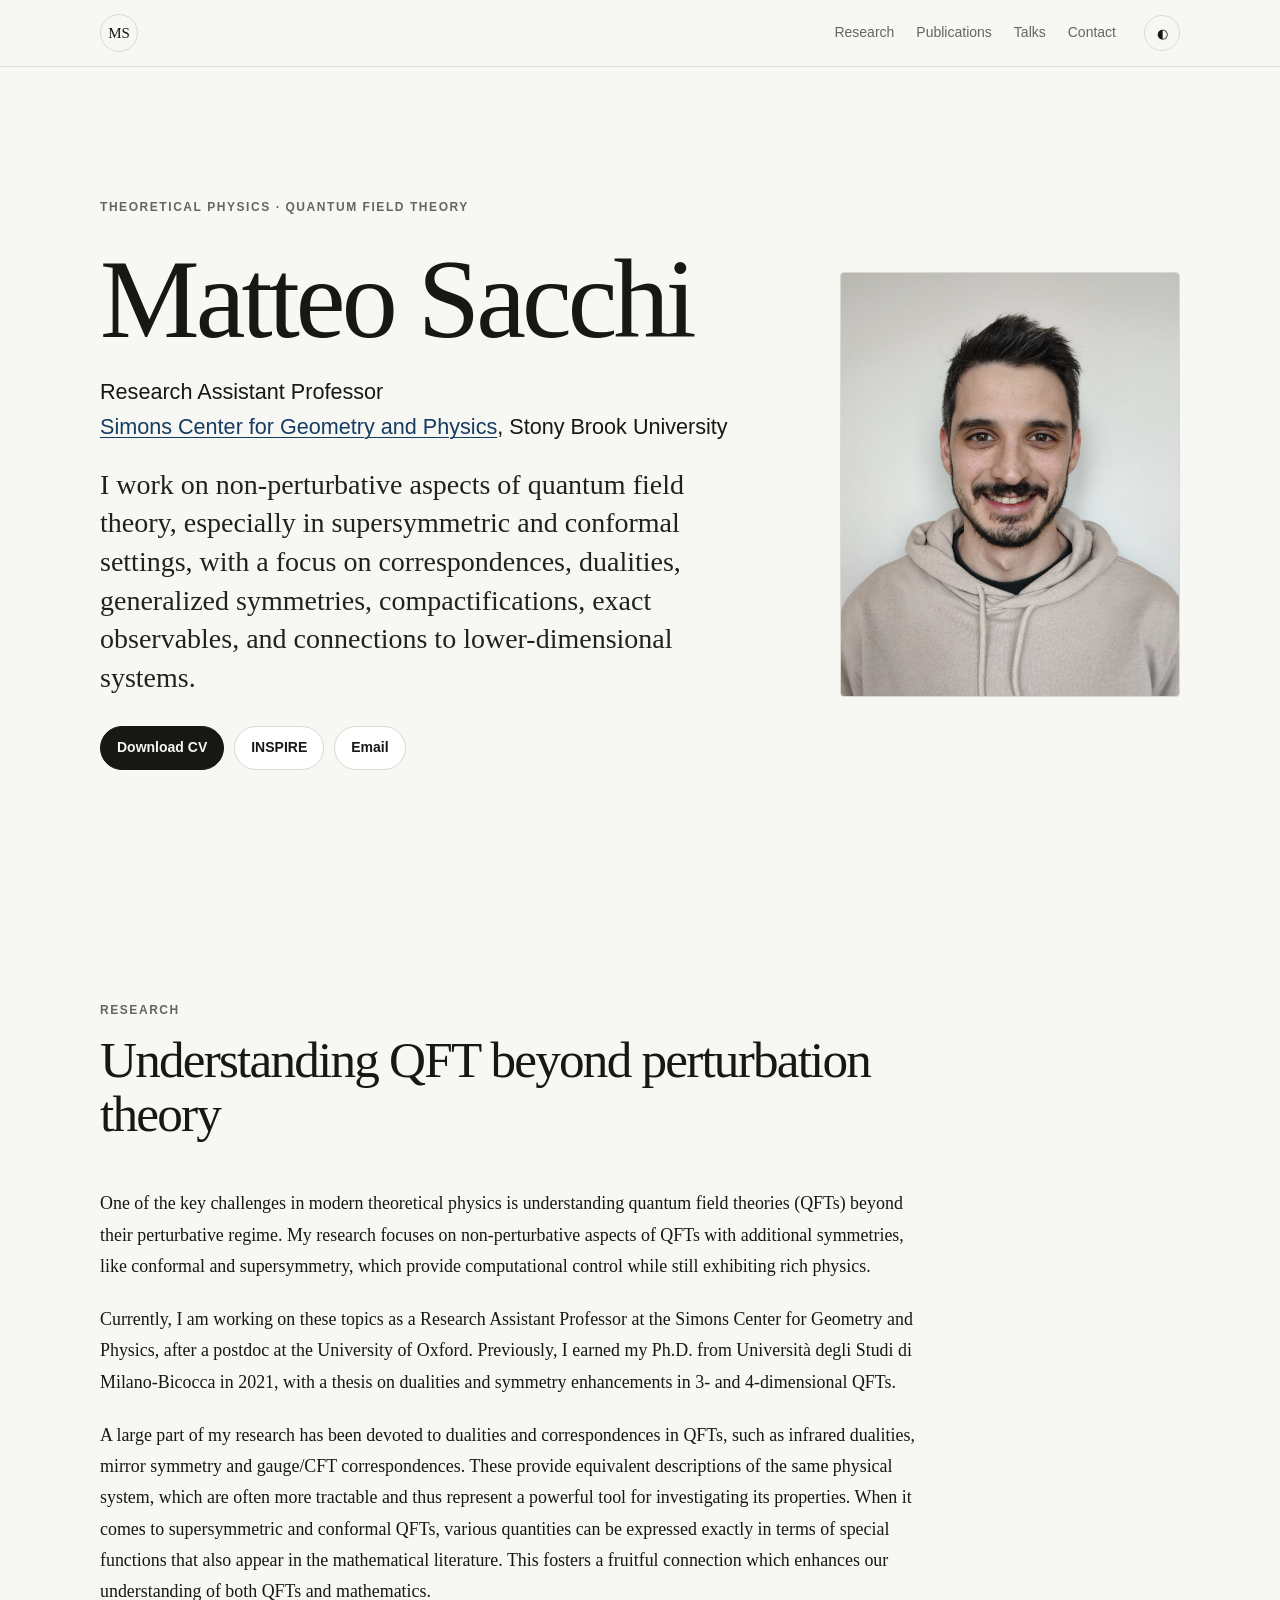
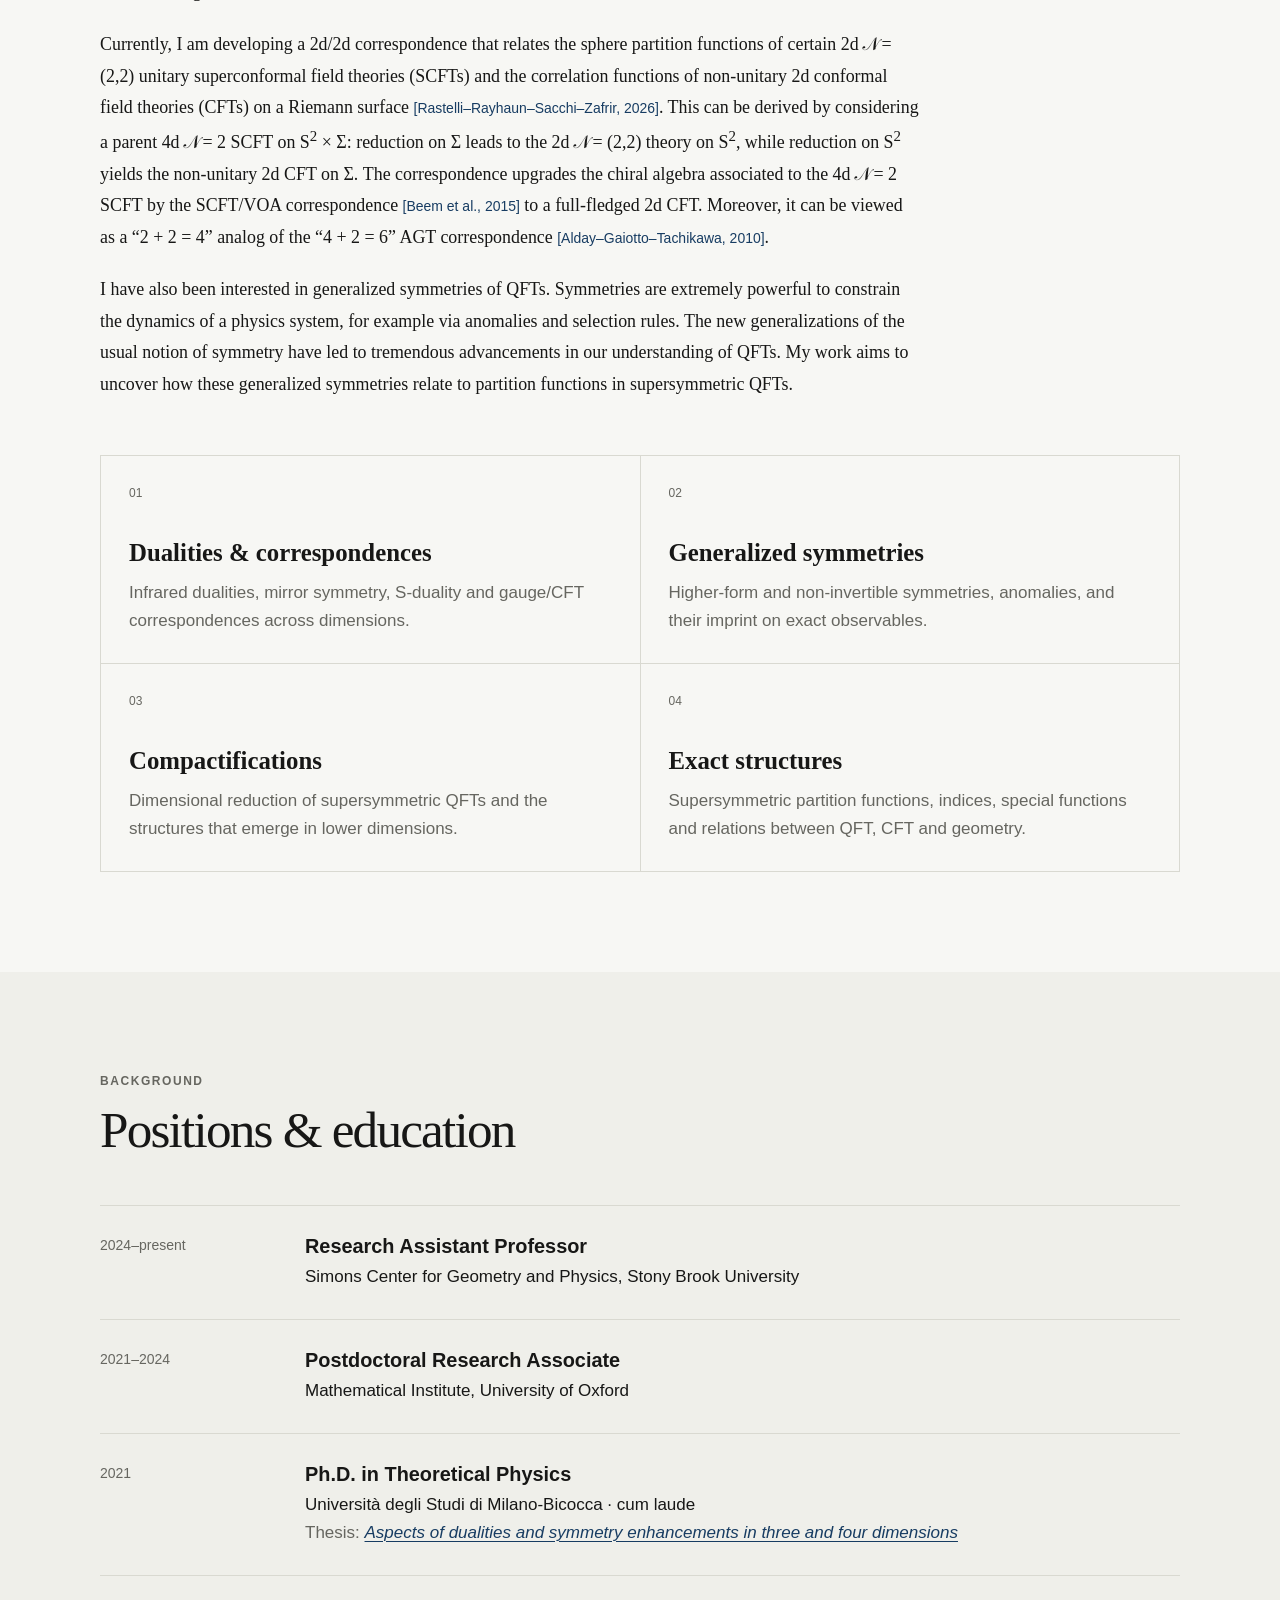
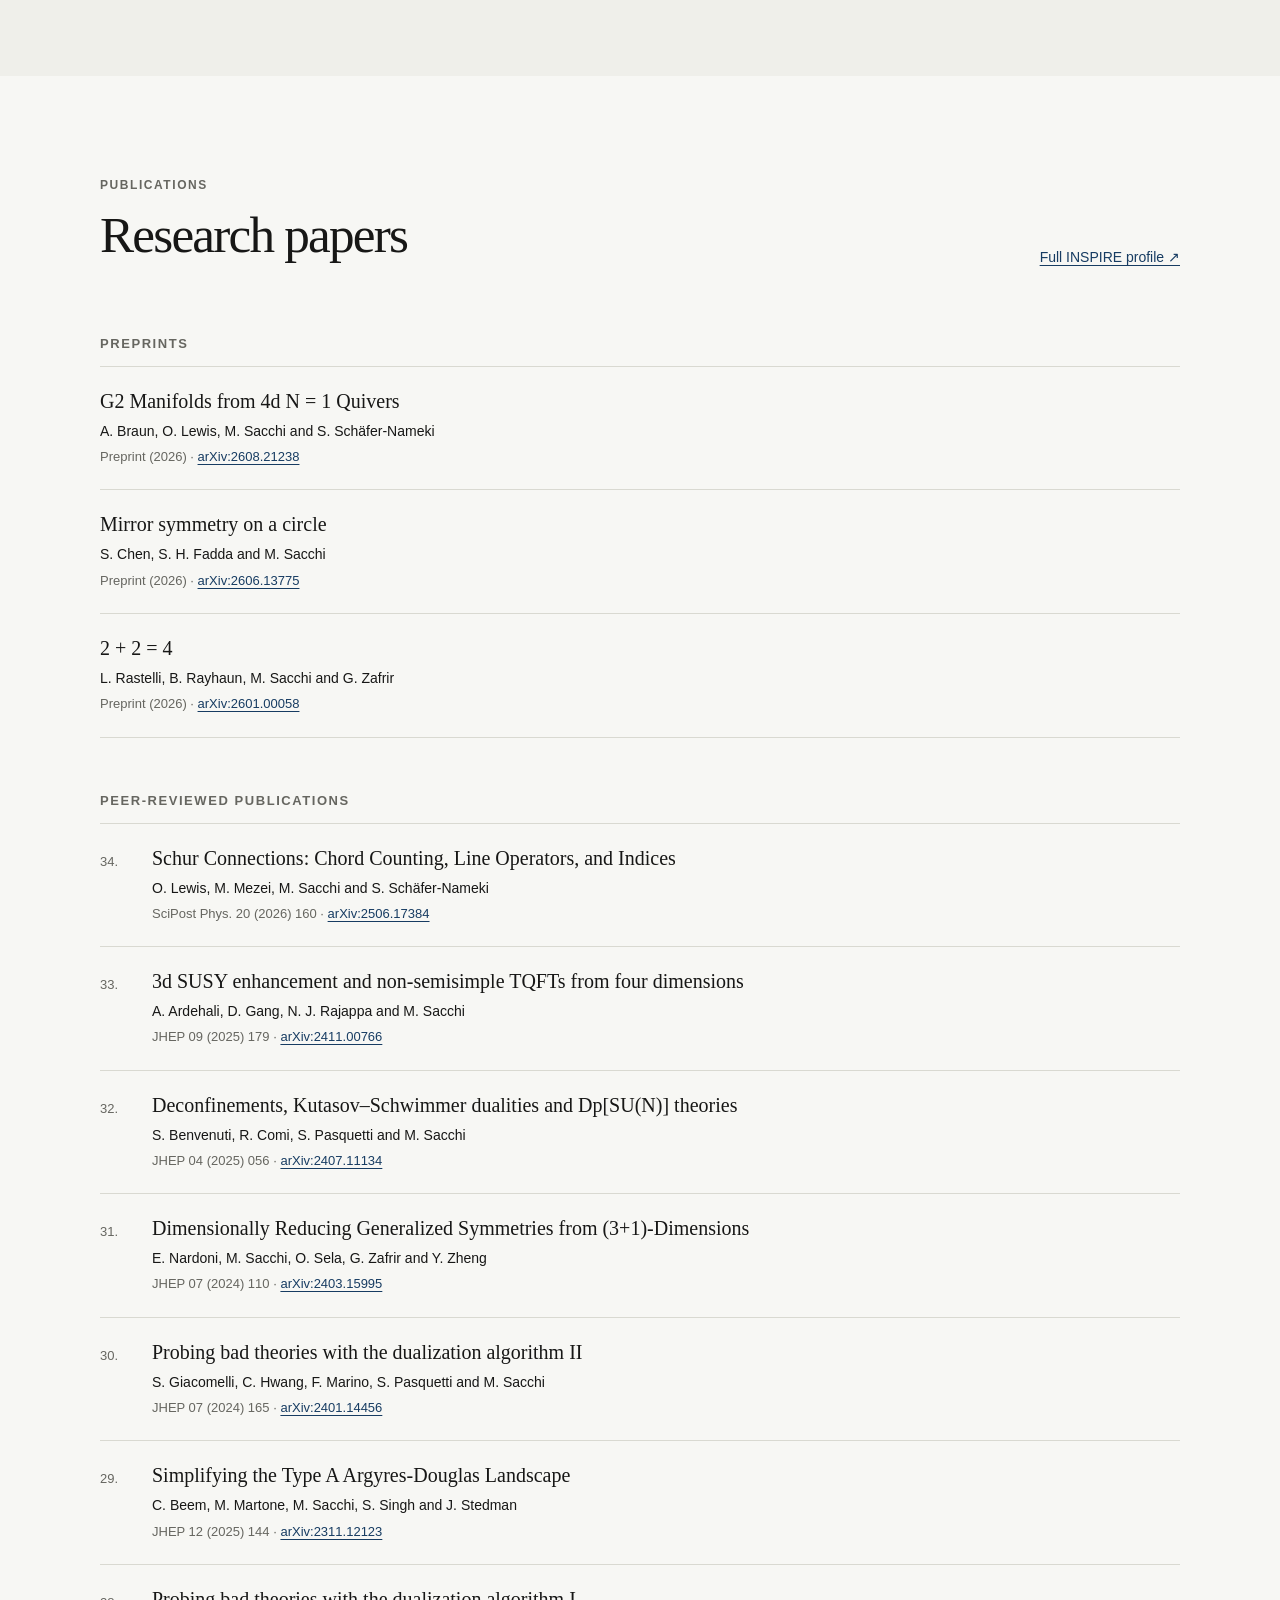
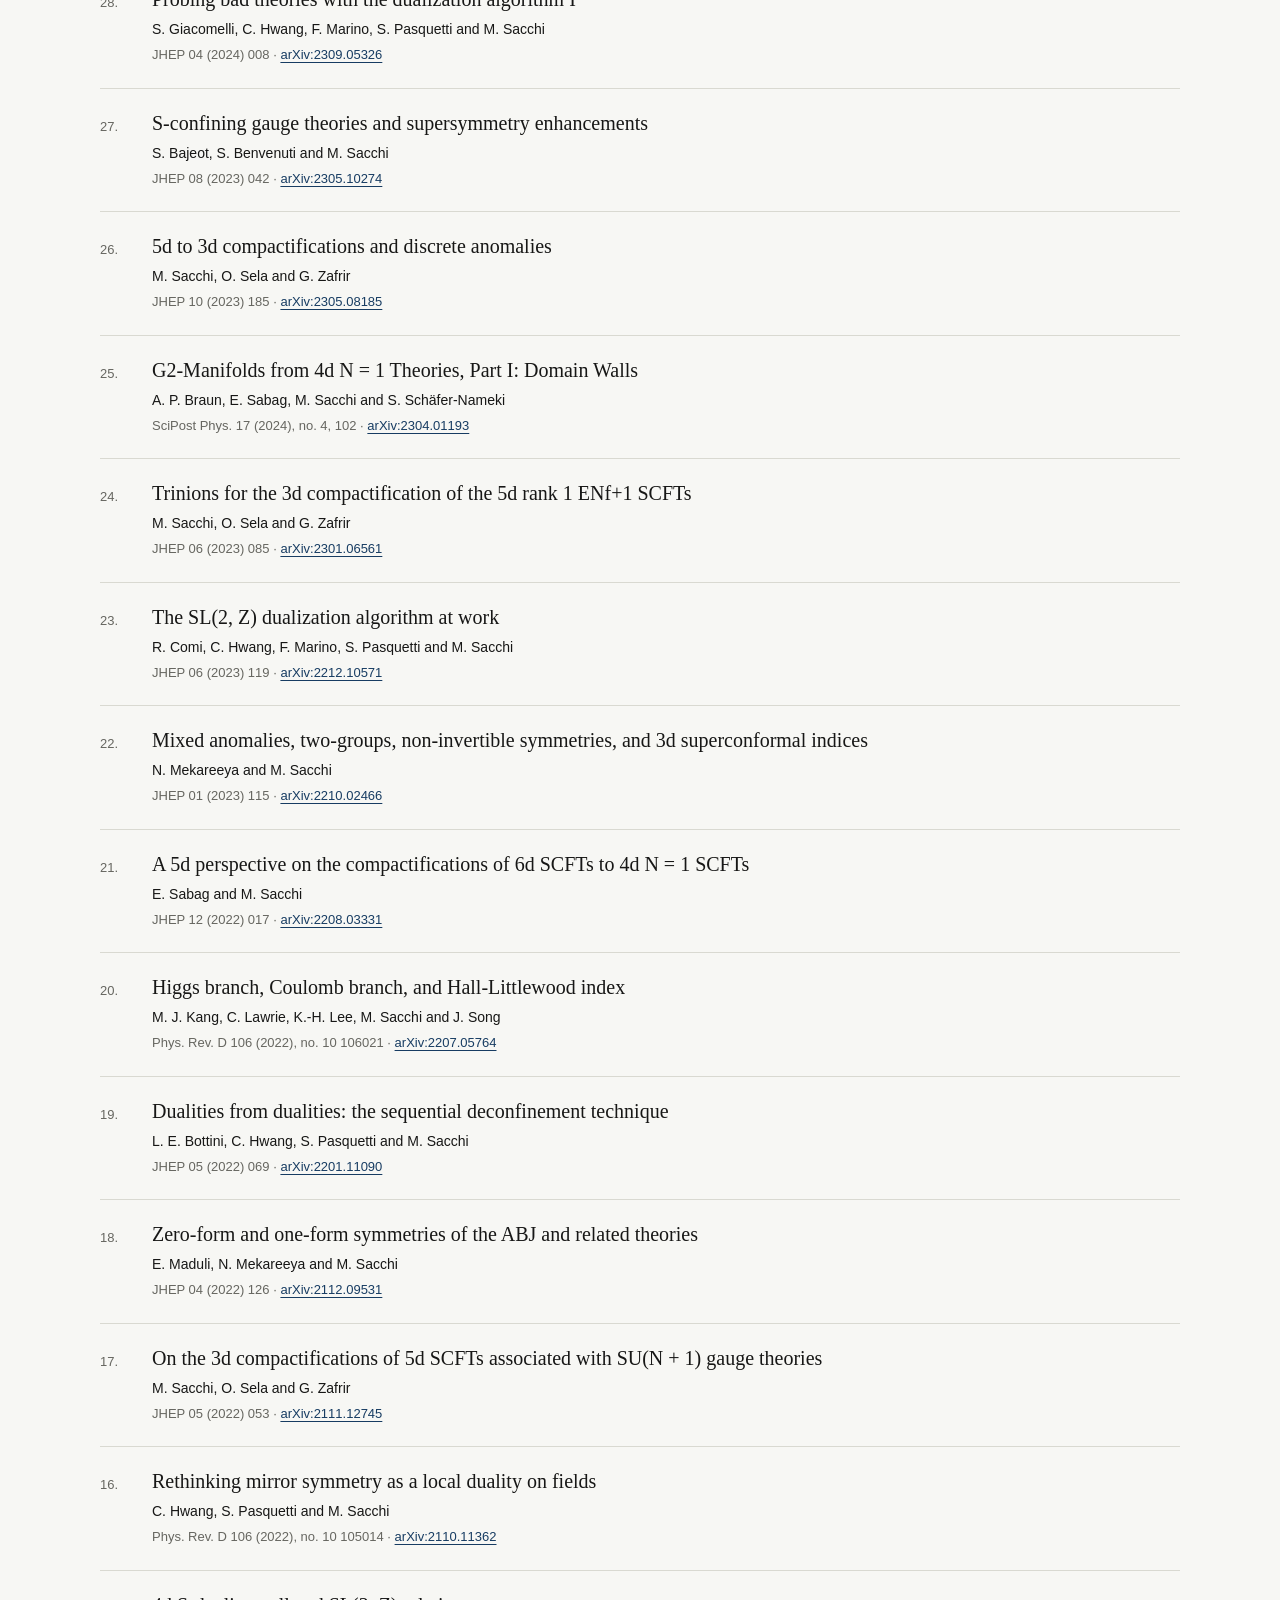
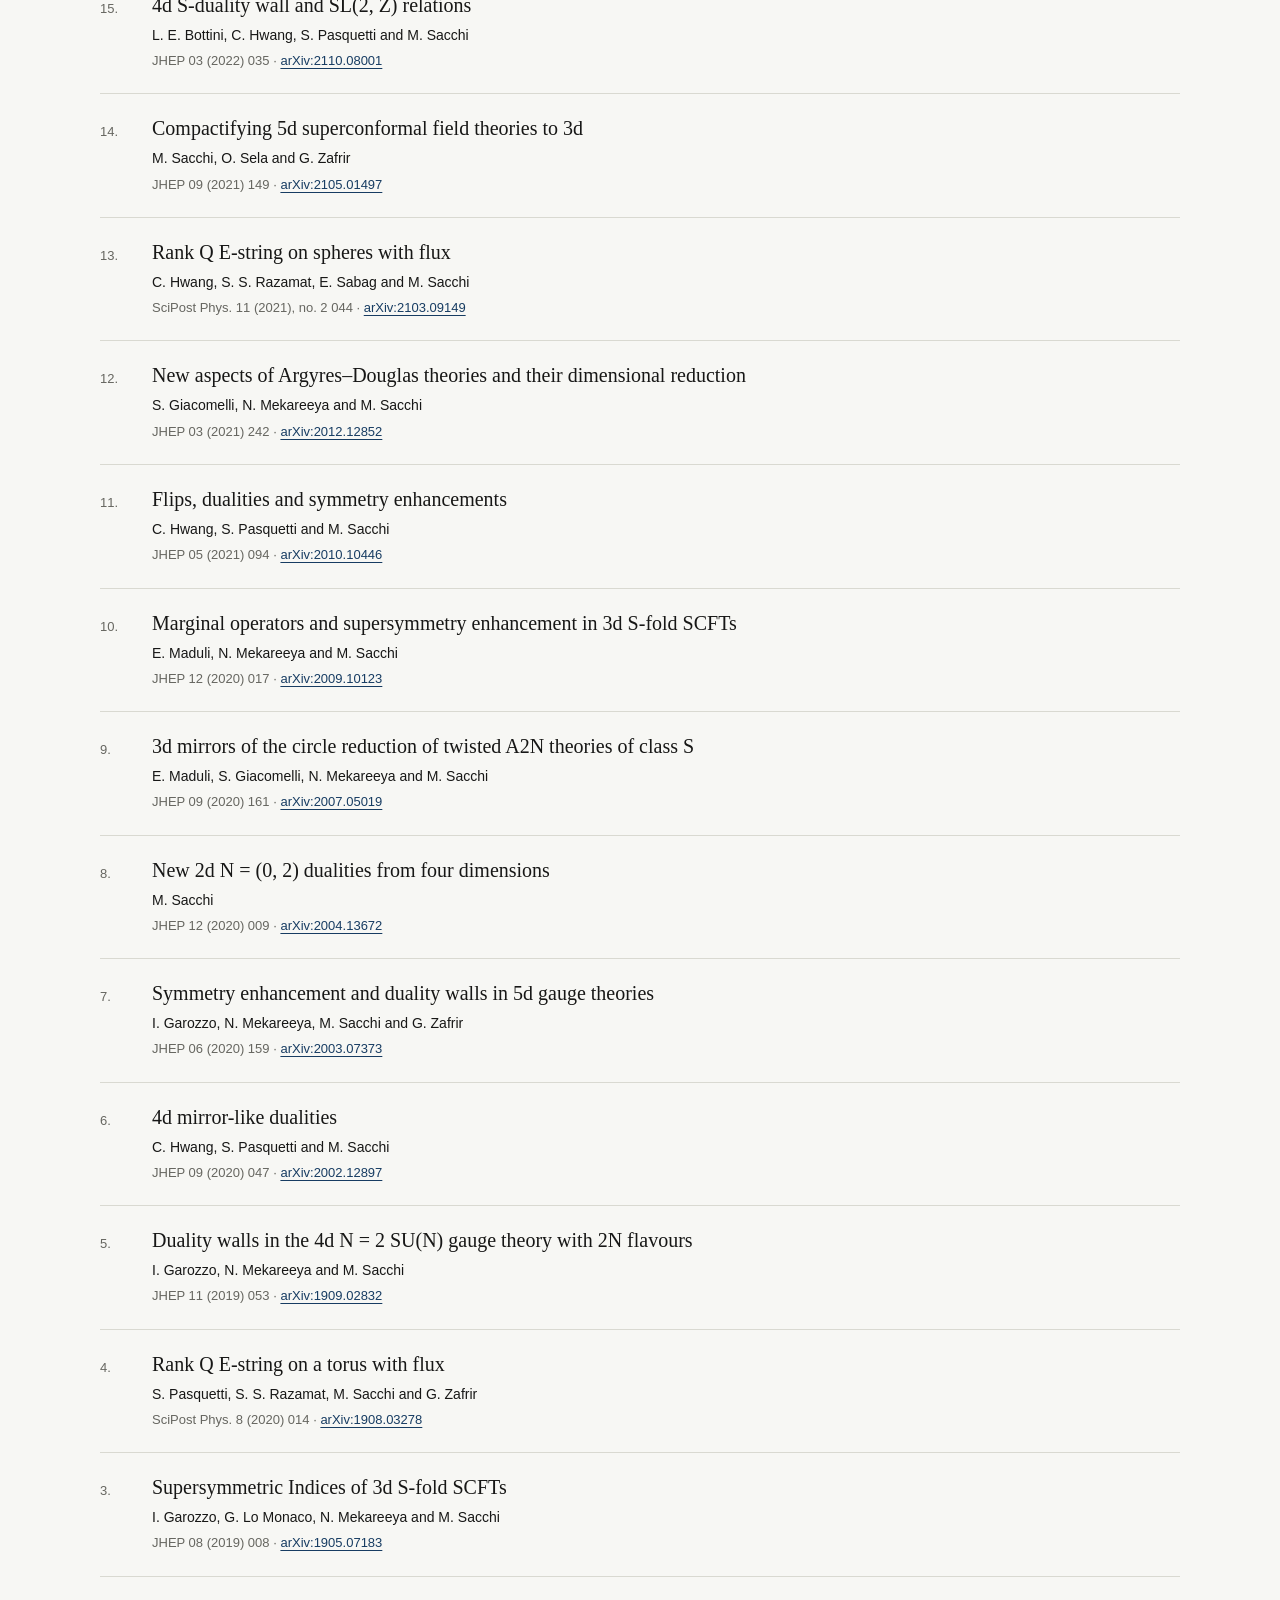
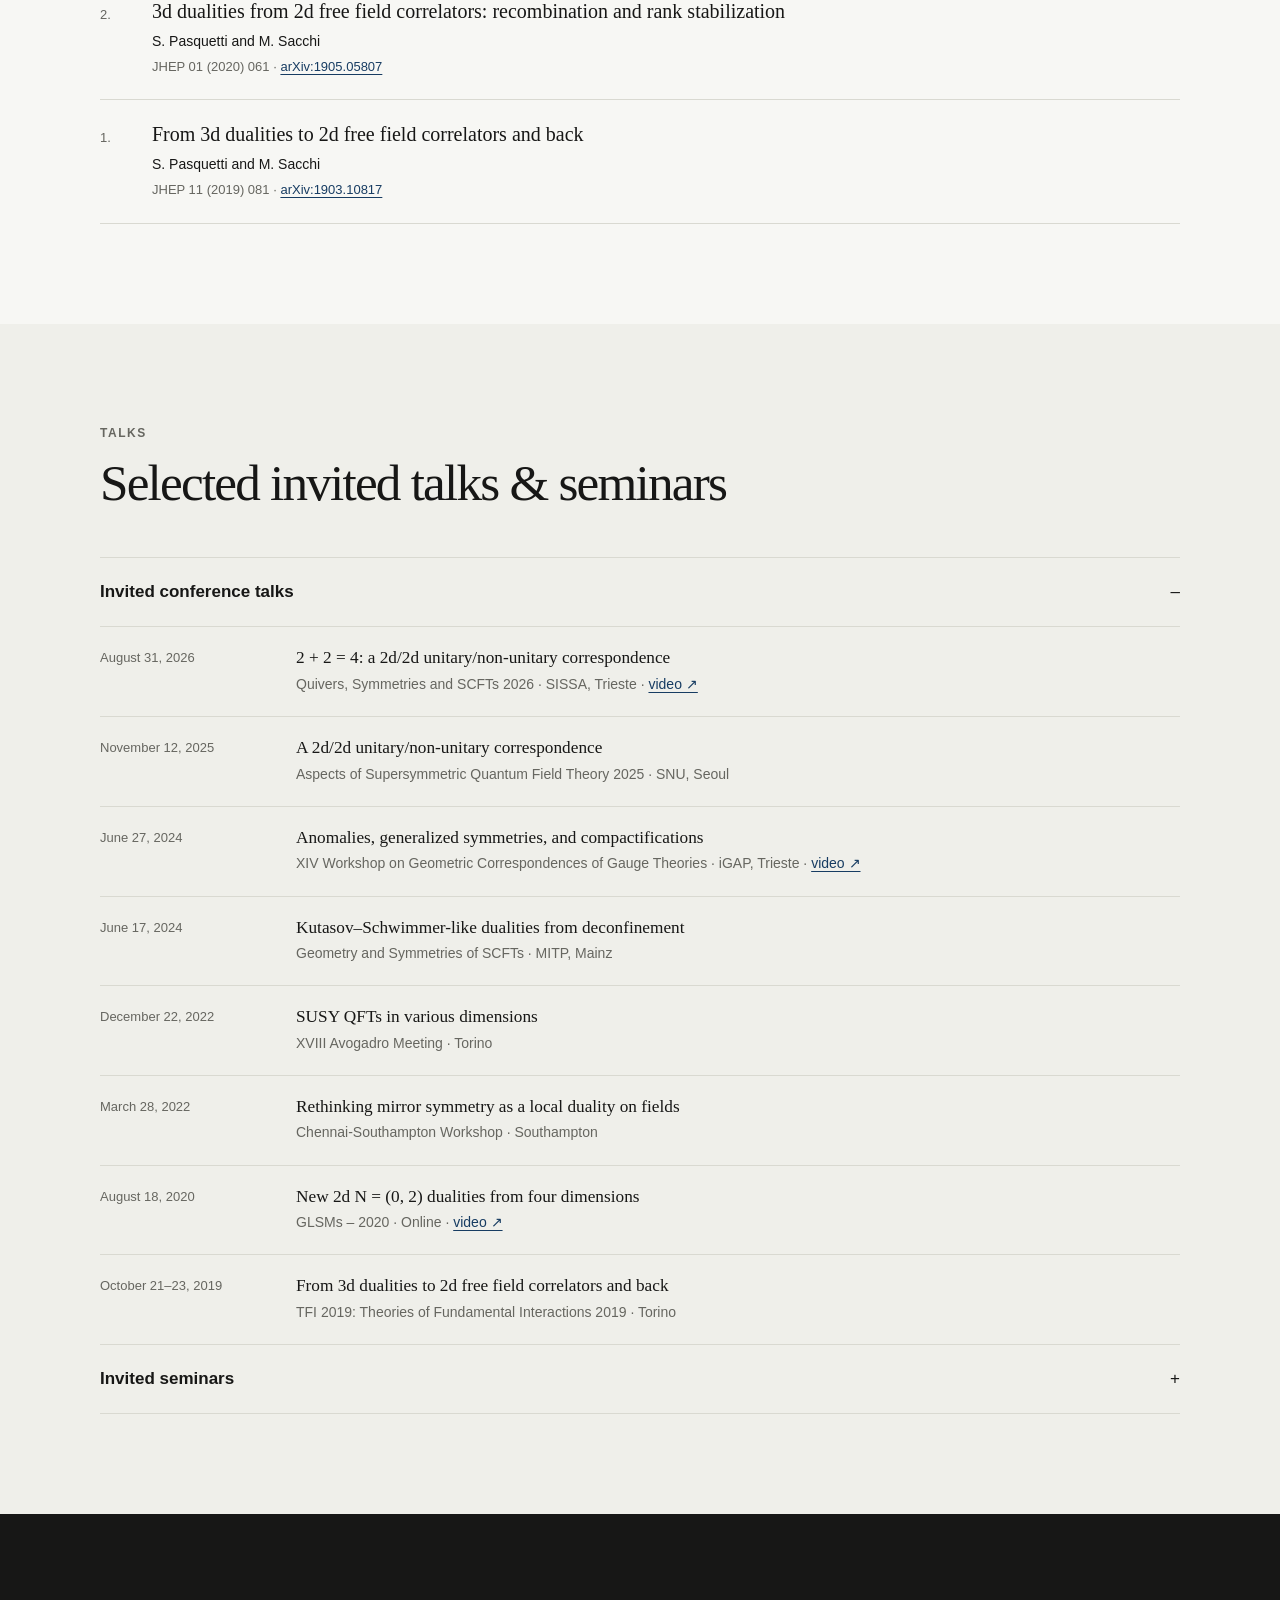
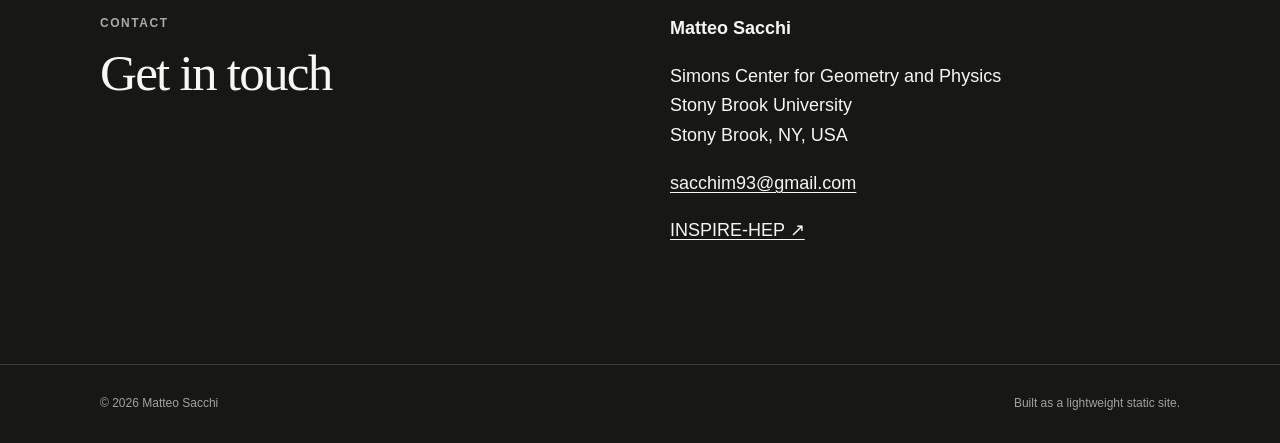
<file: index.html>
<!doctype html>
<html lang="en">
<head>
  <meta charset="utf-8">
  <meta name="viewport" content="width=device-width, initial-scale=1">
  <meta name="description" content="Matteo Sacchi — theoretical physicist working on supersymmetric quantum field theory, dualities, generalized symmetries, compactifications and exact observables.">
  <meta name="author" content="Matteo Sacchi">
  <meta name="color-scheme" content="light dark">
  <title>Matteo Sacchi — Theoretical Physics</title>
  <link rel="stylesheet" href="styles.css">
</head>
<body>
  <header class="site-header">
    <div class="nav-wrap">
      <a class="brand" href="#top" aria-label="Matteo Sacchi home">MS</a>
      <nav aria-label="Main navigation">
        <a href="#research">Research</a>
        <a href="#publications">Publications</a>
        <a href="#talks">Talks</a>
        <a href="#contact">Contact</a>
      </nav>
      <button class="theme-toggle" id="theme-toggle" aria-label="Toggle color theme" title="Toggle color theme">◐</button>
    </div>
  </header>

  <main id="top">
    <section class="hero container">
      <div class="hero-copy">
        <div class="eyebrow">Theoretical Physics · Quantum Field Theory</div>
        <h1>Matteo Sacchi</h1>
        <p class="hero-role">Research Assistant Professor<br>
          <a href="https://scgp.stonybrook.edu/" target="_blank" rel="noopener">Simons Center for Geometry and Physics</a>,
          Stony Brook University
        </p>
        <p class="hero-intro">
          I work on non-perturbative aspects of quantum field theory, especially in supersymmetric and conformal settings,
          with a focus on correspondences, dualities, generalized symmetries, compactifications, exact observables, and
          connections to lower-dimensional systems.
        </p>
        <div class="hero-links">
          <a class="button primary" href="Matteo_Sacchi_CV.pdf">Download CV</a>
          <a class="button" href="https://inspirehep.net/authors/1727152" target="_blank" rel="noopener">INSPIRE</a>
          <a class="button" href="mailto:sacchim93@gmail.com">Email</a>
        </div>
      </div>
      <figure class="hero-portrait">
        <img src="matteo-sacchi.jpg" alt="Portrait of Matteo Sacchi">
      </figure>
    </section>

    <section id="research" class="section container">
      <div class="section-heading">
        <p class="kicker">Research</p>
        <h2>Understanding QFT beyond perturbation theory</h2>
      </div>

      <div class="research-statement prose">
        <p>
          One of the key challenges in modern theoretical physics is understanding quantum field theories (QFTs)
          beyond their perturbative regime. My research focuses on non-perturbative aspects of QFTs with additional
          symmetries, like conformal and supersymmetry, which provide computational control while still exhibiting rich physics.
        </p>
        <p>
          Currently, I am working on these topics as a Research Assistant Professor at the Simons Center for Geometry
          and Physics, after a postdoc at the University of Oxford. Previously, I earned my Ph.D. from Università degli
          Studi di Milano-Bicocca in 2021, with a thesis on dualities and symmetry enhancements in 3- and 4-dimensional QFTs.
        </p>
        <p>
          A large part of my research has been devoted to dualities and correspondences in QFTs, such as infrared
          dualities, mirror symmetry and gauge/CFT correspondences. These provide equivalent descriptions of the same
          physical system, which are often more tractable and thus represent a powerful tool for investigating its
          properties. When it comes to supersymmetric and conformal QFTs, various quantities can be expressed exactly
          in terms of special functions that also appear in the mathematical literature. This fosters a fruitful
          connection which enhances our understanding of both QFTs and mathematics.
        </p>
        <p>
          Currently, I am developing a 2d/2d correspondence that relates the sphere partition functions of certain
          2d 𝒩 = (2,2) unitary superconformal field theories (SCFTs) and the correlation functions of non-unitary 2d
          conformal field theories (CFTs) on a Riemann surface
          <a class="citation" href="https://arxiv.org/abs/2601.00058" target="_blank" rel="noopener">[Rastelli–Rayhaun–Sacchi–Zafrir, 2026]</a>.
          This can be derived by considering a parent 4d 𝒩 = 2 SCFT on S<sup>2</sup> × Σ: reduction on Σ leads to the
          2d 𝒩 = (2,2) theory on S<sup>2</sup>, while reduction on S<sup>2</sup> yields the non-unitary 2d CFT on Σ.
          The correspondence upgrades the chiral algebra associated to the 4d 𝒩 = 2 SCFT by the SCFT/VOA correspondence
          <a class="citation" href="https://arxiv.org/abs/1312.5344" target="_blank" rel="noopener">[Beem et al., 2015]</a>
          to a full-fledged 2d CFT. Moreover, it can be viewed as a “2 + 2 = 4” analog of the “4 + 2 = 6” AGT correspondence
          <a class="citation" href="https://arxiv.org/abs/0906.3219" target="_blank" rel="noopener">[Alday–Gaiotto–Tachikawa, 2010]</a>.
        </p>
        <p>
          I have also been interested in generalized symmetries of QFTs. Symmetries are extremely powerful
          to constrain the dynamics of a physics system, for example via anomalies and selection rules. The new
          generalizations of the usual notion of symmetry have led to tremendous advancements in our understanding of
          QFTs. My work aims to uncover how these generalized symmetries relate to partition functions in supersymmetric QFTs.
        </p>
      </div>

      <div class="topic-grid">
        <article class="topic">
          <span class="topic-index">01</span>
          <h3>Dualities & correspondences</h3>
          <p>Infrared dualities, mirror symmetry, S-duality and gauge/CFT correspondences across dimensions.</p>
        </article>
        <article class="topic">
          <span class="topic-index">02</span>
          <h3>Generalized symmetries</h3>
          <p>Higher-form and non-invertible symmetries, anomalies, and their imprint on exact observables.</p>
        </article>
        <article class="topic">
          <span class="topic-index">03</span>
          <h3>Compactifications</h3>
          <p>Dimensional reduction of supersymmetric QFTs and the structures that emerge in lower dimensions.</p>
        </article>
        <article class="topic">
          <span class="topic-index">04</span>
          <h3>Exact structures</h3>
          <p>Supersymmetric partition functions, indices, special functions and relations between QFT, CFT and geometry.</p>
        </article>
      </div>
    </section>

    <section class="section alt">
      <div class="container">
        <div class="section-heading">
          <p class="kicker">Background</p>
          <h2>Positions &amp; education</h2>
        </div>

        <div class="timeline">
          <article class="timeline-item">
            <div class="timeline-year">2024–present</div>
            <div>
              <h3>Research Assistant Professor</h3>
              <p>Simons Center for Geometry and Physics, Stony Brook University</p>
            </div>
          </article>
          <article class="timeline-item">
            <div class="timeline-year">2021–2024</div>
            <div>
              <h3>Postdoctoral Research Associate</h3>
              <p>Mathematical Institute, University of Oxford</p>
            </div>
          </article>
          <article class="timeline-item">
            <div class="timeline-year">2021</div>
            <div>
              <h3>Ph.D. in Theoretical Physics</h3>
              <p>Università degli Studi di Milano-Bicocca · cum laude</p>
              <p class="muted">Thesis: <a href="https://boa.unimib.it/handle/10281/364170" target="_blank" rel="noopener"><em>Aspects of dualities and symmetry enhancements in three and four dimensions</em></a></p>
            </div>
          </article>
        </div>
      </div>
    </section>

    <section id="publications" class="section container">
      <div class="section-heading row-heading">
        <div>
          <p class="kicker">Publications</p>
          <h2>Research papers</h2>
        </div>
        <a class="text-link" href="https://inspirehep.net/authors/1727152" target="_blank" rel="noopener">Full INSPIRE profile ↗</a>
      </div>

      <h3 class="group-title">Preprints</h3>
      <div class="publication-list preprints">
        
        <article class="publication">
          
          <div class="pub-body">
            <h3><a href="https://arxiv.org/abs/2608.21238" target="_blank" rel="noopener">G2 Manifolds from 4d N = 1 Quivers</a></h3>
            <p class="authors">A. Braun, O. Lewis, M. Sacchi and S. Schäfer-Nameki</p>
            <p class="pub-meta">Preprint (2026) · <a href="https://arxiv.org/abs/2608.21238" target="_blank" rel="noopener">arXiv:2608.21238</a></p>
          </div>
        </article>

        <article class="publication">
          
          <div class="pub-body">
            <h3><a href="https://arxiv.org/abs/2606.13775" target="_blank" rel="noopener">Mirror symmetry on a circle</a></h3>
            <p class="authors">S. Chen, S. H. Fadda and M. Sacchi</p>
            <p class="pub-meta">Preprint (2026) · <a href="https://arxiv.org/abs/2606.13775" target="_blank" rel="noopener">arXiv:2606.13775</a></p>
          </div>
        </article>

        <article class="publication">
          
          <div class="pub-body">
            <h3><a href="https://arxiv.org/abs/2601.00058" target="_blank" rel="noopener">2 + 2 = 4</a></h3>
            <p class="authors">L. Rastelli, B. Rayhaun, M. Sacchi and G. Zafrir</p>
            <p class="pub-meta">Preprint (2026) · <a href="https://arxiv.org/abs/2601.00058" target="_blank" rel="noopener">arXiv:2601.00058</a></p>
          </div>
        </article>
      </div>

      <h3 class="group-title">Peer-reviewed publications</h3>
      <div class="publication-list">
        
        <article class="publication">
          <span class="pub-number">34.</span>
          <div class="pub-body">
            <h3><a href="https://arxiv.org/abs/2506.17384" target="_blank" rel="noopener">Schur Connections: Chord Counting, Line Operators, and Indices</a></h3>
            <p class="authors">O. Lewis, M. Mezei, M. Sacchi and S. Schäfer-Nameki</p>
            <p class="pub-meta">SciPost Phys. 20 (2026) 160 · <a href="https://arxiv.org/abs/2506.17384" target="_blank" rel="noopener">arXiv:2506.17384</a></p>
          </div>
        </article>

        <article class="publication">
          <span class="pub-number">33.</span>
          <div class="pub-body">
            <h3><a href="https://arxiv.org/abs/2411.00766" target="_blank" rel="noopener">3d SUSY enhancement and non-semisimple TQFTs from four dimensions</a></h3>
            <p class="authors">A. Ardehali, D. Gang, N. J. Rajappa and M. Sacchi</p>
            <p class="pub-meta">JHEP 09 (2025) 179 · <a href="https://arxiv.org/abs/2411.00766" target="_blank" rel="noopener">arXiv:2411.00766</a></p>
          </div>
        </article>

        <article class="publication">
          <span class="pub-number">32.</span>
          <div class="pub-body">
            <h3><a href="https://arxiv.org/abs/2407.11134" target="_blank" rel="noopener">Deconfinements, Kutasov–Schwimmer dualities and Dp[SU(N)] theories</a></h3>
            <p class="authors">S. Benvenuti, R. Comi, S. Pasquetti and M. Sacchi</p>
            <p class="pub-meta">JHEP 04 (2025) 056 · <a href="https://arxiv.org/abs/2407.11134" target="_blank" rel="noopener">arXiv:2407.11134</a></p>
          </div>
        </article>

        <article class="publication">
          <span class="pub-number">31.</span>
          <div class="pub-body">
            <h3><a href="https://arxiv.org/abs/2403.15995" target="_blank" rel="noopener">Dimensionally Reducing Generalized Symmetries from (3+1)-Dimensions</a></h3>
            <p class="authors">E. Nardoni, M. Sacchi, O. Sela, G. Zafrir and Y. Zheng</p>
            <p class="pub-meta">JHEP 07 (2024) 110 · <a href="https://arxiv.org/abs/2403.15995" target="_blank" rel="noopener">arXiv:2403.15995</a></p>
          </div>
        </article>

        <article class="publication">
          <span class="pub-number">30.</span>
          <div class="pub-body">
            <h3><a href="https://arxiv.org/abs/2401.14456" target="_blank" rel="noopener">Probing bad theories with the dualization algorithm II</a></h3>
            <p class="authors">S. Giacomelli, C. Hwang, F. Marino, S. Pasquetti and M. Sacchi</p>
            <p class="pub-meta">JHEP 07 (2024) 165 · <a href="https://arxiv.org/abs/2401.14456" target="_blank" rel="noopener">arXiv:2401.14456</a></p>
          </div>
        </article>

        <article class="publication">
          <span class="pub-number">29.</span>
          <div class="pub-body">
            <h3><a href="https://arxiv.org/abs/2311.12123" target="_blank" rel="noopener">Simplifying the Type A Argyres-Douglas Landscape</a></h3>
            <p class="authors">C. Beem, M. Martone, M. Sacchi, S. Singh and J. Stedman</p>
            <p class="pub-meta">JHEP 12 (2025) 144 · <a href="https://arxiv.org/abs/2311.12123" target="_blank" rel="noopener">arXiv:2311.12123</a></p>
          </div>
        </article>

        <article class="publication">
          <span class="pub-number">28.</span>
          <div class="pub-body">
            <h3><a href="https://arxiv.org/abs/2309.05326" target="_blank" rel="noopener">Probing bad theories with the dualization algorithm I</a></h3>
            <p class="authors">S. Giacomelli, C. Hwang, F. Marino, S. Pasquetti and M. Sacchi</p>
            <p class="pub-meta">JHEP 04 (2024) 008 · <a href="https://arxiv.org/abs/2309.05326" target="_blank" rel="noopener">arXiv:2309.05326</a></p>
          </div>
        </article>

        <article class="publication">
          <span class="pub-number">27.</span>
          <div class="pub-body">
            <h3><a href="https://arxiv.org/abs/2305.10274" target="_blank" rel="noopener">S-confining gauge theories and supersymmetry enhancements</a></h3>
            <p class="authors">S. Bajeot, S. Benvenuti and M. Sacchi</p>
            <p class="pub-meta">JHEP 08 (2023) 042 · <a href="https://arxiv.org/abs/2305.10274" target="_blank" rel="noopener">arXiv:2305.10274</a></p>
          </div>
        </article>

        <article class="publication">
          <span class="pub-number">26.</span>
          <div class="pub-body">
            <h3><a href="https://arxiv.org/abs/2305.08185" target="_blank" rel="noopener">5d to 3d compactifications and discrete anomalies</a></h3>
            <p class="authors">M. Sacchi, O. Sela and G. Zafrir</p>
            <p class="pub-meta">JHEP 10 (2023) 185 · <a href="https://arxiv.org/abs/2305.08185" target="_blank" rel="noopener">arXiv:2305.08185</a></p>
          </div>
        </article>

        <article class="publication">
          <span class="pub-number">25.</span>
          <div class="pub-body">
            <h3><a href="https://arxiv.org/abs/2304.01193" target="_blank" rel="noopener">G2-Manifolds from 4d N = 1 Theories, Part I: Domain Walls</a></h3>
            <p class="authors">A. P. Braun, E. Sabag, M. Sacchi and S. Schäfer-Nameki</p>
            <p class="pub-meta">SciPost Phys. 17 (2024), no. 4, 102 · <a href="https://arxiv.org/abs/2304.01193" target="_blank" rel="noopener">arXiv:2304.01193</a></p>
          </div>
        </article>

        <article class="publication">
          <span class="pub-number">24.</span>
          <div class="pub-body">
            <h3><a href="https://arxiv.org/abs/2301.06561" target="_blank" rel="noopener">Trinions for the 3d compactification of the 5d rank 1 ENf+1 SCFTs</a></h3>
            <p class="authors">M. Sacchi, O. Sela and G. Zafrir</p>
            <p class="pub-meta">JHEP 06 (2023) 085 · <a href="https://arxiv.org/abs/2301.06561" target="_blank" rel="noopener">arXiv:2301.06561</a></p>
          </div>
        </article>

        <article class="publication">
          <span class="pub-number">23.</span>
          <div class="pub-body">
            <h3><a href="https://arxiv.org/abs/2212.10571" target="_blank" rel="noopener">The SL(2, Z) dualization algorithm at work</a></h3>
            <p class="authors">R. Comi, C. Hwang, F. Marino, S. Pasquetti and M. Sacchi</p>
            <p class="pub-meta">JHEP 06 (2023) 119 · <a href="https://arxiv.org/abs/2212.10571" target="_blank" rel="noopener">arXiv:2212.10571</a></p>
          </div>
        </article>

        <article class="publication">
          <span class="pub-number">22.</span>
          <div class="pub-body">
            <h3><a href="https://arxiv.org/abs/2210.02466" target="_blank" rel="noopener">Mixed anomalies, two-groups, non-invertible symmetries, and 3d superconformal indices</a></h3>
            <p class="authors">N. Mekareeya and M. Sacchi</p>
            <p class="pub-meta">JHEP 01 (2023) 115 · <a href="https://arxiv.org/abs/2210.02466" target="_blank" rel="noopener">arXiv:2210.02466</a></p>
          </div>
        </article>

        <article class="publication">
          <span class="pub-number">21.</span>
          <div class="pub-body">
            <h3><a href="https://arxiv.org/abs/2208.03331" target="_blank" rel="noopener">A 5d perspective on the compactifications of 6d SCFTs to 4d N = 1 SCFTs</a></h3>
            <p class="authors">E. Sabag and M. Sacchi</p>
            <p class="pub-meta">JHEP 12 (2022) 017 · <a href="https://arxiv.org/abs/2208.03331" target="_blank" rel="noopener">arXiv:2208.03331</a></p>
          </div>
        </article>

        <article class="publication">
          <span class="pub-number">20.</span>
          <div class="pub-body">
            <h3><a href="https://arxiv.org/abs/2207.05764" target="_blank" rel="noopener">Higgs branch, Coulomb branch, and Hall-Littlewood index</a></h3>
            <p class="authors">M. J. Kang, C. Lawrie, K.-H. Lee, M. Sacchi and J. Song</p>
            <p class="pub-meta">Phys. Rev. D 106 (2022), no. 10 106021 · <a href="https://arxiv.org/abs/2207.05764" target="_blank" rel="noopener">arXiv:2207.05764</a></p>
          </div>
        </article>

        <article class="publication">
          <span class="pub-number">19.</span>
          <div class="pub-body">
            <h3><a href="https://arxiv.org/abs/2201.11090" target="_blank" rel="noopener">Dualities from dualities: the sequential deconfinement technique</a></h3>
            <p class="authors">L. E. Bottini, C. Hwang, S. Pasquetti and M. Sacchi</p>
            <p class="pub-meta">JHEP 05 (2022) 069 · <a href="https://arxiv.org/abs/2201.11090" target="_blank" rel="noopener">arXiv:2201.11090</a></p>
          </div>
        </article>

        <article class="publication">
          <span class="pub-number">18.</span>
          <div class="pub-body">
            <h3><a href="https://arxiv.org/abs/2112.09531" target="_blank" rel="noopener">Zero-form and one-form symmetries of the ABJ and related theories</a></h3>
            <p class="authors">E. Maduli, N. Mekareeya and M. Sacchi</p>
            <p class="pub-meta">JHEP 04 (2022) 126 · <a href="https://arxiv.org/abs/2112.09531" target="_blank" rel="noopener">arXiv:2112.09531</a></p>
          </div>
        </article>

        <article class="publication">
          <span class="pub-number">17.</span>
          <div class="pub-body">
            <h3><a href="https://arxiv.org/abs/2111.12745" target="_blank" rel="noopener">On the 3d compactifications of 5d SCFTs associated with SU(N + 1) gauge theories</a></h3>
            <p class="authors">M. Sacchi, O. Sela and G. Zafrir</p>
            <p class="pub-meta">JHEP 05 (2022) 053 · <a href="https://arxiv.org/abs/2111.12745" target="_blank" rel="noopener">arXiv:2111.12745</a></p>
          </div>
        </article>

        <article class="publication">
          <span class="pub-number">16.</span>
          <div class="pub-body">
            <h3><a href="https://arxiv.org/abs/2110.11362" target="_blank" rel="noopener">Rethinking mirror symmetry as a local duality on fields</a></h3>
            <p class="authors">C. Hwang, S. Pasquetti and M. Sacchi</p>
            <p class="pub-meta">Phys. Rev. D 106 (2022), no. 10 105014 · <a href="https://arxiv.org/abs/2110.11362" target="_blank" rel="noopener">arXiv:2110.11362</a></p>
          </div>
        </article>

        <article class="publication">
          <span class="pub-number">15.</span>
          <div class="pub-body">
            <h3><a href="https://arxiv.org/abs/2110.08001" target="_blank" rel="noopener">4d S-duality wall and SL(2, Z) relations</a></h3>
            <p class="authors">L. E. Bottini, C. Hwang, S. Pasquetti and M. Sacchi</p>
            <p class="pub-meta">JHEP 03 (2022) 035 · <a href="https://arxiv.org/abs/2110.08001" target="_blank" rel="noopener">arXiv:2110.08001</a></p>
          </div>
        </article>

        <article class="publication">
          <span class="pub-number">14.</span>
          <div class="pub-body">
            <h3><a href="https://arxiv.org/abs/2105.01497" target="_blank" rel="noopener">Compactifying 5d superconformal field theories to 3d</a></h3>
            <p class="authors">M. Sacchi, O. Sela and G. Zafrir</p>
            <p class="pub-meta">JHEP 09 (2021) 149 · <a href="https://arxiv.org/abs/2105.01497" target="_blank" rel="noopener">arXiv:2105.01497</a></p>
          </div>
        </article>

        <article class="publication">
          <span class="pub-number">13.</span>
          <div class="pub-body">
            <h3><a href="https://arxiv.org/abs/2103.09149" target="_blank" rel="noopener">Rank Q E-string on spheres with flux</a></h3>
            <p class="authors">C. Hwang, S. S. Razamat, E. Sabag and M. Sacchi</p>
            <p class="pub-meta">SciPost Phys. 11 (2021), no. 2 044 · <a href="https://arxiv.org/abs/2103.09149" target="_blank" rel="noopener">arXiv:2103.09149</a></p>
          </div>
        </article>

        <article class="publication">
          <span class="pub-number">12.</span>
          <div class="pub-body">
            <h3><a href="https://arxiv.org/abs/2012.12852" target="_blank" rel="noopener">New aspects of Argyres–Douglas theories and their dimensional reduction</a></h3>
            <p class="authors">S. Giacomelli, N. Mekareeya and M. Sacchi</p>
            <p class="pub-meta">JHEP 03 (2021) 242 · <a href="https://arxiv.org/abs/2012.12852" target="_blank" rel="noopener">arXiv:2012.12852</a></p>
          </div>
        </article>

        <article class="publication">
          <span class="pub-number">11.</span>
          <div class="pub-body">
            <h3><a href="https://arxiv.org/abs/2010.10446" target="_blank" rel="noopener">Flips, dualities and symmetry enhancements</a></h3>
            <p class="authors">C. Hwang, S. Pasquetti and M. Sacchi</p>
            <p class="pub-meta">JHEP 05 (2021) 094 · <a href="https://arxiv.org/abs/2010.10446" target="_blank" rel="noopener">arXiv:2010.10446</a></p>
          </div>
        </article>

        <article class="publication">
          <span class="pub-number">10.</span>
          <div class="pub-body">
            <h3><a href="https://arxiv.org/abs/2009.10123" target="_blank" rel="noopener">Marginal operators and supersymmetry enhancement in 3d S-fold SCFTs</a></h3>
            <p class="authors">E. Maduli, N. Mekareeya and M. Sacchi</p>
            <p class="pub-meta">JHEP 12 (2020) 017 · <a href="https://arxiv.org/abs/2009.10123" target="_blank" rel="noopener">arXiv:2009.10123</a></p>
          </div>
        </article>

        <article class="publication">
          <span class="pub-number">9.</span>
          <div class="pub-body">
            <h3><a href="https://arxiv.org/abs/2007.05019" target="_blank" rel="noopener">3d mirrors of the circle reduction of twisted A2N theories of class S</a></h3>
            <p class="authors">E. Maduli, S. Giacomelli, N. Mekareeya and M. Sacchi</p>
            <p class="pub-meta">JHEP 09 (2020) 161 · <a href="https://arxiv.org/abs/2007.05019" target="_blank" rel="noopener">arXiv:2007.05019</a></p>
          </div>
        </article>

        <article class="publication">
          <span class="pub-number">8.</span>
          <div class="pub-body">
            <h3><a href="https://arxiv.org/abs/2004.13672" target="_blank" rel="noopener">New 2d N = (0, 2) dualities from four dimensions</a></h3>
            <p class="authors">M. Sacchi</p>
            <p class="pub-meta">JHEP 12 (2020) 009 · <a href="https://arxiv.org/abs/2004.13672" target="_blank" rel="noopener">arXiv:2004.13672</a></p>
          </div>
        </article>

        <article class="publication">
          <span class="pub-number">7.</span>
          <div class="pub-body">
            <h3><a href="https://arxiv.org/abs/2003.07373" target="_blank" rel="noopener">Symmetry enhancement and duality walls in 5d gauge theories</a></h3>
            <p class="authors">I. Garozzo, N. Mekareeya, M. Sacchi and G. Zafrir</p>
            <p class="pub-meta">JHEP 06 (2020) 159 · <a href="https://arxiv.org/abs/2003.07373" target="_blank" rel="noopener">arXiv:2003.07373</a></p>
          </div>
        </article>

        <article class="publication">
          <span class="pub-number">6.</span>
          <div class="pub-body">
            <h3><a href="https://arxiv.org/abs/2002.12897" target="_blank" rel="noopener">4d mirror-like dualities</a></h3>
            <p class="authors">C. Hwang, S. Pasquetti and M. Sacchi</p>
            <p class="pub-meta">JHEP 09 (2020) 047 · <a href="https://arxiv.org/abs/2002.12897" target="_blank" rel="noopener">arXiv:2002.12897</a></p>
          </div>
        </article>

        <article class="publication">
          <span class="pub-number">5.</span>
          <div class="pub-body">
            <h3><a href="https://arxiv.org/abs/1909.02832" target="_blank" rel="noopener">Duality walls in the 4d N = 2 SU(N) gauge theory with 2N flavours</a></h3>
            <p class="authors">I. Garozzo, N. Mekareeya and M. Sacchi</p>
            <p class="pub-meta">JHEP 11 (2019) 053 · <a href="https://arxiv.org/abs/1909.02832" target="_blank" rel="noopener">arXiv:1909.02832</a></p>
          </div>
        </article>

        <article class="publication">
          <span class="pub-number">4.</span>
          <div class="pub-body">
            <h3><a href="https://arxiv.org/abs/1908.03278" target="_blank" rel="noopener">Rank Q E-string on a torus with flux</a></h3>
            <p class="authors">S. Pasquetti, S. S. Razamat, M. Sacchi and G. Zafrir</p>
            <p class="pub-meta">SciPost Phys. 8 (2020) 014 · <a href="https://arxiv.org/abs/1908.03278" target="_blank" rel="noopener">arXiv:1908.03278</a></p>
          </div>
        </article>

        <article class="publication">
          <span class="pub-number">3.</span>
          <div class="pub-body">
            <h3><a href="https://arxiv.org/abs/1905.07183" target="_blank" rel="noopener">Supersymmetric Indices of 3d S-fold SCFTs</a></h3>
            <p class="authors">I. Garozzo, G. Lo Monaco, N. Mekareeya and M. Sacchi</p>
            <p class="pub-meta">JHEP 08 (2019) 008 · <a href="https://arxiv.org/abs/1905.07183" target="_blank" rel="noopener">arXiv:1905.07183</a></p>
          </div>
        </article>

        <article class="publication">
          <span class="pub-number">2.</span>
          <div class="pub-body">
            <h3><a href="https://arxiv.org/abs/1905.05807" target="_blank" rel="noopener">3d dualities from 2d free field correlators: recombination and rank stabilization</a></h3>
            <p class="authors">S. Pasquetti and M. Sacchi</p>
            <p class="pub-meta">JHEP 01 (2020) 061 · <a href="https://arxiv.org/abs/1905.05807" target="_blank" rel="noopener">arXiv:1905.05807</a></p>
          </div>
        </article>

        <article class="publication">
          <span class="pub-number">1.</span>
          <div class="pub-body">
            <h3><a href="https://arxiv.org/abs/1903.10817" target="_blank" rel="noopener">From 3d dualities to 2d free field correlators and back</a></h3>
            <p class="authors">S. Pasquetti and M. Sacchi</p>
            <p class="pub-meta">JHEP 11 (2019) 081 · <a href="https://arxiv.org/abs/1903.10817" target="_blank" rel="noopener">arXiv:1903.10817</a></p>
          </div>
        </article>
      </div>
    </section>

    <section id="talks" class="section alt">
      <div class="container">
        <div class="section-heading">
          <p class="kicker">Talks</p>
          <h2>Selected invited talks & seminars</h2>
        </div>

        <details open>
          <summary>Invited conference talks</summary>
          <div class="talk-list">
            
        <article class="talk">
          <div class="talk-date">August 31, 2026</div>
          <div>
            <h3>2 + 2 = 4: a 2d/2d unitary/non-unitary correspondence</h3>
            <p>Quivers, Symmetries and SCFTs 2026 · SISSA, Trieste · <a href="https://www.youtube.com/watch?v=wVlUnnNB7io" target="_blank" rel="noopener">video ↗</a></p>
          </div>
        </article>

        <article class="talk">
          <div class="talk-date">November 12, 2025</div>
          <div>
            <h3>A 2d/2d unitary/non-unitary correspondence</h3>
            <p>Aspects of Supersymmetric Quantum Field Theory 2025 · SNU, Seoul</p>
          </div>
        </article>

        <article class="talk">
          <div class="talk-date">June 27, 2024</div>
          <div>
            <h3>Anomalies, generalized symmetries, and compactifications</h3>
            <p>XIV Workshop on Geometric Correspondences of Gauge Theories · iGAP, Trieste · <a href="https://www.youtube.com/watch?v=vSzquvLcWEY&amp;t=15s" target="_blank" rel="noopener">video ↗</a></p>
          </div>
        </article>

        <article class="talk">
          <div class="talk-date">June 17, 2024</div>
          <div>
            <h3>Kutasov–Schwimmer-like dualities from deconfinement</h3>
            <p>Geometry and Symmetries of SCFTs · MITP, Mainz</p>
          </div>
        </article>

        <article class="talk">
          <div class="talk-date">December 22, 2022</div>
          <div>
            <h3>SUSY QFTs in various dimensions</h3>
            <p>XVIII Avogadro Meeting · Torino</p>
          </div>
        </article>

        <article class="talk">
          <div class="talk-date">March 28, 2022</div>
          <div>
            <h3>Rethinking mirror symmetry as a local duality on fields</h3>
            <p>Chennai-Southampton Workshop · Southampton</p>
          </div>
        </article>

        <article class="talk">
          <div class="talk-date">August 18, 2020</div>
          <div>
            <h3>New 2d N = (0, 2) dualities from four dimensions</h3>
            <p>GLSMs – 2020 · Online · <a href="https://www.youtube.com/watch?v=g9YLap9jab4" target="_blank" rel="noopener">video ↗</a></p>
          </div>
        </article>

        <article class="talk">
          <div class="talk-date">October 21–23, 2019</div>
          <div>
            <h3>From 3d dualities to 2d free field correlators and back</h3>
            <p>TFI 2019: Theories of Fundamental Interactions 2019 · Torino</p>
          </div>
        </article>
          </div>
        </details>

        <details>
          <summary>Invited seminars</summary>
          <div class="talk-list">
            
        <article class="talk">
          <div class="talk-date">May 8, 2026</div>
          <div>
            <h3>2 + 2 = 4: a 2d/2d unitary/non-unitary correspondence</h3>
            <p>City College of New York</p>
          </div>
        </article>

        <article class="talk">
          <div class="talk-date">February 3, 2026</div>
          <div>
            <h3>2 + 2 = 4: a 2d/2d unitary/non-unitary correspondence</h3>
            <p>Perimeter Institute · <a href="https://pirsa.org/26020031" target="_blank" rel="noopener">PIRSA ↗</a></p>
          </div>
        </article>

        <article class="talk">
          <div class="talk-date">June 27, 2025</div>
          <div>
            <h3>Chord diagrams for Schur indices</h3>
            <p>Università degli Studi di Milano-Bicocca</p>
          </div>
        </article>

        <article class="talk">
          <div class="talk-date">May 20, 2025</div>
          <div>
            <h3>Schur/q-oscillators correspondence: generalized chord diagrams and Toda chain</h3>
            <p>Interfaces of Physics and Mathematics, Simons Center for Geometry and Physics</p>
          </div>
        </article>

        <article class="talk">
          <div class="talk-date">May 17, 2024</div>
          <div>
            <h3>Symmetries, anomalies, and compactifications in QFT</h3>
            <p>University of Sheffield</p>
          </div>
        </article>

        <article class="talk">
          <div class="talk-date">April 19, 2024</div>
          <div>
            <h3>Anomalies, generalized symmetries, and compactifications</h3>
            <p>Quiver meetings (online) · <a href="https://www.youtube.com/watch?v=uQuXDbzbFPg&amp;t=8s" target="_blank" rel="noopener">video ↗</a></p>
          </div>
        </article>

        <article class="talk">
          <div class="talk-date">September 25, 2023</div>
          <div>
            <h3>Aspects of dualities and symmetry enhancements in three and four dimensions</h3>
            <p>INFN, Rome</p>
          </div>
        </article>

        <article class="talk">
          <div class="talk-date">June 19, 2023</div>
          <div>
            <h3>Discrete anomalies and generalized symmetries from 3d superconformal indices</h3>
            <p>DESY Hamburg</p>
          </div>
        </article>

        <article class="talk">
          <div class="talk-date">February 14, 2023</div>
          <div>
            <h3>Mixed anomalies and generalized symmetries from 3d superconformal indices</h3>
            <p>SISSA, Trieste</p>
          </div>
        </article>

        <article class="talk">
          <div class="talk-date">December 13, 2022</div>
          <div>
            <h3>Mixed anomalies and generalized symmetries from 3d superconformal indices</h3>
            <p>Birmingham</p>
          </div>
        </article>

        <article class="talk">
          <div class="talk-date">November 29, 2022</div>
          <div>
            <h3>Mixed anomalies and generalized symmetries from 3d superconformal indices</h3>
            <p>Neve Shalom</p>
          </div>
        </article>

        <article class="talk">
          <div class="talk-date">November 16, 2022</div>
          <div>
            <h3>Mixed anomalies and generalized symmetries from 3d superconformal indices</h3>
            <p>Imperial College London</p>
          </div>
        </article>


        <article class="talk">
          <div class="talk-date">April 28, 2022</div>
          <div>
            <h3>Rethinking mirror symmetry as a local duality on fields</h3>
            <p>SEMPS16, University of Surrey</p>
          </div>
        </article>

        <article class="talk">
          <div class="talk-date">June 6, 2022</div>
          <div>
            <h3>Compactifications of 6d SCFTs to 4d and duality domain walls in 5d gauge theories</h3>
            <p>Swansea</p>
          </div>
        </article>

        <article class="talk">
          <div class="talk-date">November 8, 2021</div>
          <div>
            <h3>4d S-walls and mirror symmetry as a local duality on fields</h3>
            <p>Oxford</p>
          </div>
        </article>

        <article class="talk">
          <div class="talk-date">August 26, 2020</div>
          <div>
            <h3>New dualities from dimensional reductions and uplifts</h3>
            <p>Strings and QFTs for Eurasian time zone (online) · <a href="https://www.youtube.com/watch?v=CionhRzBfTk&amp;t=7s" target="_blank" rel="noopener">video ↗</a></p>
          </div>
        </article>

        <article class="talk">
          <div class="talk-date">August 21, 2020</div>
          <div>
            <h3>3d mirrors of the circle reduction of twisted A2N theories of class S</h3>
            <p>Quiver meetings, Imperial College London (online)</p>
          </div>
        </article>

        <article class="talk">
          <div class="talk-date">February 19, 2020</div>
          <div>
            <h3>The E[USp(2N)] theory: E-string on tori and 4d mirror-like dualities</h3>
            <p>SISSA, Trieste</p>
          </div>
        </article>

        <article class="talk">
          <div class="talk-date">November 22, 2019</div>
          <div>
            <h3>Mirror Dualities in 3d and 2d Supersymmetric Gauge Theories</h3>
            <p>Stanev Prize ceremony, Roma Tor Vergata</p>
          </div>
        </article>
          </div>
        </details>
      </div>
    </section>
<section id="contact" class="section contact-section">
      <div class="container contact-grid">
        <div>
          <p class="kicker">Contact</p>
          <h2>Get in touch</h2>
        </div>
        <div class="contact-card">
          <p><strong>Matteo Sacchi</strong></p>
          <p>Simons Center for Geometry and Physics<br>Stony Brook University<br>Stony Brook, NY, USA</p>
          <p><a href="mailto:sacchim93@gmail.com">sacchim93@gmail.com</a></p>
          <p><a href="https://inspirehep.net/authors/1727152" target="_blank" rel="noopener">INSPIRE-HEP ↗</a></p>
        </div>
      </div>
    </section>
  </main>

  <footer>
    <div class="container footer-inner">
      <span>© 2026 Matteo Sacchi</span>
      <span>Built as a lightweight static site.</span>
    </div>
  </footer>

  <script src="script.js"></script>
</body>
</html>
</file>
<file: styles.css>
:root {
  --bg: #f7f7f4;
  --surface: #ffffff;
  --surface-2: #efefea;
  --text: #171716;
  --muted: #666660;
  --line: #d9d9d1;
  --accent: #173c62;
  --accent-2: #0c2e4f;
  --max: 1080px;
  --serif: Georgia, "Times New Roman", serif;
  --sans: Inter, ui-sans-serif, -apple-system, BlinkMacSystemFont, "Segoe UI", sans-serif;
}

html[data-theme="dark"] {
  --bg: #111311;
  --surface: #171a17;
  --surface-2: #1d211d;
  --text: #f0f1eb;
  --muted: #b4b7ae;
  --line: #343832;
  --accent: #9ec5ee;
  --accent-2: #c5ddf5;
}

@media (prefers-color-scheme: dark) {
  html:not([data-theme="light"]) {
    --bg: #111311;
    --surface: #171a17;
    --surface-2: #1d211d;
    --text: #f0f1eb;
    --muted: #b4b7ae;
    --line: #343832;
    --accent: #9ec5ee;
    --accent-2: #c5ddf5;
  }
}

* { box-sizing: border-box; }
html { scroll-behavior: smooth; }
body {
  margin: 0;
  background: var(--bg);
  color: var(--text);
  font-family: var(--sans);
  line-height: 1.65;
  font-size: 17px;
}
a { color: var(--accent); text-decoration-thickness: 1px; text-underline-offset: 3px; }
a:hover { color: var(--accent-2); }
h1, h2, h3, p { margin-top: 0; }
h1, h2 { font-family: var(--serif); font-weight: 500; letter-spacing: -0.035em; }
h1 { font-size: clamp(3.3rem, 9vw, 7rem); line-height: .92; margin-bottom: 1.4rem; }
h2 { font-size: clamp(2rem, 4vw, 3.5rem); line-height: 1.05; margin-bottom: 1.2rem; }
h3 { line-height: 1.25; }
.container { width: min(calc(100% - 40px), var(--max)); margin: 0 auto; }
.section { padding: 100px 0; }
.alt { background: var(--surface-2); }
.muted { color: var(--muted); }
.prose { max-width: 820px; }
.prose p { margin-bottom: 1.35rem; }
.narrow { max-width: 650px; }

.site-header {
  position: sticky;
  top: 0;
  z-index: 20;
  background: color-mix(in srgb, var(--bg) 90%, transparent);
  border-bottom: 1px solid color-mix(in srgb, var(--line) 75%, transparent);
  backdrop-filter: blur(14px);
}
.nav-wrap {
  min-height: 66px;
  width: min(calc(100% - 40px), var(--max));
  margin: 0 auto;
  display: flex;
  align-items: center;
  gap: 28px;
}
.brand {
  display: grid;
  place-items: center;
  width: 38px;
  height: 38px;
  border: 1px solid var(--line);
  border-radius: 50%;
  color: var(--text);
  text-decoration: none;
  font-family: var(--serif);
  font-size: 15px;
}
nav { display: flex; gap: 22px; margin-left: auto; }
nav a {
  color: var(--muted);
  text-decoration: none;
  font-size: 14px;
}
nav a:hover { color: var(--text); }
.theme-toggle {
  border: 1px solid var(--line);
  background: transparent;
  color: var(--text);
  width: 36px;
  height: 36px;
  border-radius: 50%;
  cursor: pointer;
}

.hero {
  min-height: calc(100vh - 66px);
  display: grid;
  grid-template-columns: minmax(0, 1fr) minmax(260px, 340px);
  align-items: center;
  gap: clamp(42px, 6vw, 78px);
  padding-top: 80px;
  padding-bottom: 80px;
}
.hero-copy { min-width: 0; }
.hero-portrait {
  margin: 0;
  width: 100%;
  align-self: center;
}
.hero-portrait img {
  display: block;
  width: 100%;
  aspect-ratio: 4 / 5;
  object-fit: cover;
  object-position: 50% 42%;
  border: 1px solid var(--line);
  border-radius: 4px;
}
.eyebrow, .kicker {
  text-transform: uppercase;
  letter-spacing: .13em;
  font-size: 12px;
  font-weight: 700;
  color: var(--muted);
}
.eyebrow { margin-bottom: 30px; }
.hero-role {
  font-size: clamp(1.1rem, 2vw, 1.35rem);
  max-width: 650px;
  margin-bottom: 1.3rem;
}
.hero-intro {
  font-family: var(--serif);
  font-size: clamp(1.25rem, 2.2vw, 1.75rem);
  line-height: 1.38;
  max-width: 760px;
  color: color-mix(in srgb, var(--text) 87%, var(--muted));
}
.hero-links { display: flex; flex-wrap: wrap; gap: 10px; margin-top: 20px; }

.button {
  display: inline-flex;
  align-items: center;
  justify-content: center;
  min-height: 44px;
  padding: 0 16px;
  border: 1px solid var(--line);
  border-radius: 999px;
  text-decoration: none;
  color: var(--text);
  background: var(--surface);
  font-size: 14px;
  font-weight: 600;
}
.button:hover { transform: translateY(-1px); color: var(--text); }
.button.primary { background: var(--text); color: var(--bg); border-color: var(--text); }
.button.primary:hover { color: var(--bg); }
.button.large { min-height: 52px; padding: 0 22px; }

.section-heading { margin-bottom: 48px; max-width: 850px; }
.kicker { margin-bottom: 12px; }
.row-heading { display: flex; justify-content: space-between; align-items: end; gap: 25px; max-width: none; }
.text-link { white-space: nowrap; margin-bottom: 12px; font-size: 14px; }

.research-statement {
  font-family: var(--serif);
  font-size: 1.12rem;
  line-height: 1.75;
  margin-bottom: 55px;
}
.citation {
  font-family: var(--sans);
  font-size: .78em;
  white-space: nowrap;
  text-decoration: none;
  color: var(--accent);
}
.topic-grid { display: grid; grid-template-columns: repeat(2, 1fr); gap: 1px; background: var(--line); border: 1px solid var(--line); }
.topic { background: var(--bg); padding: 28px; min-height: 190px; }
.topic-index { display: block; font-size: 12px; color: var(--muted); margin-bottom: 34px; }
.topic h3 { font-family: var(--serif); font-size: 1.55rem; margin-bottom: 10px; }
.topic p { color: var(--muted); margin-bottom: 0; }

.timeline { border-top: 1px solid var(--line); }
.timeline-item {
  display: grid;
  grid-template-columns: 180px 1fr;
  gap: 25px;
  padding: 28px 0;
  border-bottom: 1px solid var(--line);
}
.timeline-year { color: var(--muted); font-size: 14px; }
.timeline-item h3 { margin-bottom: 4px; }
.timeline-item p { margin-bottom: 0; }
.awards { display: grid; grid-template-columns: repeat(2, 1fr); gap: 18px; margin-top: 42px; }
.awards article { padding: 24px; background: var(--surface); border: 1px solid var(--line); }
.awards span { display: inline-block; color: var(--muted); font-size: 13px; margin-bottom: 20px; }
.awards p { margin: 0; }

.group-title {
  margin: 55px 0 14px;
  font-size: 13px;
  text-transform: uppercase;
  letter-spacing: .12em;
  color: var(--muted);
}
.publication-list { border-top: 1px solid var(--line); }
.publication {
  display: grid;
  grid-template-columns: 52px 1fr;
  padding: 22px 0;
  border-bottom: 1px solid var(--line);
}
.preprints .publication { grid-template-columns: 1fr; }
.pub-number { color: var(--muted); font-size: 13px; padding-top: 5px; }
.pub-body h3 { font-family: var(--serif); font-size: 1.25rem; font-weight: 500; margin-bottom: 6px; }
.pub-body h3 a { color: var(--text); text-decoration: none; }
.pub-body h3 a:hover { color: var(--accent); }
.authors { margin-bottom: 3px; font-size: 14px; }
.pub-meta { margin-bottom: 0; color: var(--muted); font-size: 13px; }

details { border-top: 1px solid var(--line); }
details:last-child { border-bottom: 1px solid var(--line); }
summary {
  cursor: pointer;
  list-style: none;
  padding: 20px 0;
  font-weight: 700;
}
summary::-webkit-details-marker { display: none; }
summary::after { content: "+"; float: right; font-weight: 400; }
details[open] summary::after { content: "–"; }
.talk { display: grid; grid-template-columns: 170px 1fr; gap: 26px; padding: 20px 0; border-top: 1px solid var(--line); }
.talk-date { color: var(--muted); font-size: 13px; }
.talk h3 { margin-bottom: 4px; font-family: var(--serif); font-size: 1.08rem; font-weight: 500; }
.talk p { margin-bottom: 0; color: var(--muted); font-size: 14px; }

.cv-section { display: flex; justify-content: space-between; align-items: center; gap: 50px; }
.contact-section { padding: 100px 0; background: var(--text); color: var(--bg); }
.contact-section .kicker { color: color-mix(in srgb, var(--bg) 65%, transparent); }
.contact-grid { display: grid; grid-template-columns: 1fr 1fr; gap: 60px; }
.contact-card { font-size: 18px; }
.contact-card a { color: var(--bg); }
footer { background: var(--text); color: color-mix(in srgb, var(--bg) 62%, transparent); border-top: 1px solid color-mix(in srgb, var(--bg) 18%, transparent); }
.footer-inner { min-height: 78px; display: flex; justify-content: space-between; align-items: center; gap: 20px; font-size: 12px; }

@media (max-width: 760px) {
  body { font-size: 16px; }
  .container, .nav-wrap { width: min(calc(100% - 28px), var(--max)); }
  nav { display: none; }
  .theme-toggle { margin-left: auto; }
  .section { padding: 74px 0; }
  .hero {
    min-height: auto;
    grid-template-columns: 1fr;
    padding-top: 82px;
    padding-bottom: 82px;
    gap: 45px;
  }
  .hero-portrait { width: min(78vw, 330px); }
  .hero-portrait img { aspect-ratio: 4 / 5; }
  .topic-grid, .awards, .contact-grid { grid-template-columns: 1fr; }
  .timeline-item, .talk { grid-template-columns: 1fr; gap: 6px; }
  .row-heading, .cv-section { align-items: flex-start; flex-direction: column; }
  .publication { grid-template-columns: 34px 1fr; }
  .footer-inner { flex-direction: column; align-items: flex-start; justify-content: center; padding: 22px 0; }
}
</file>
